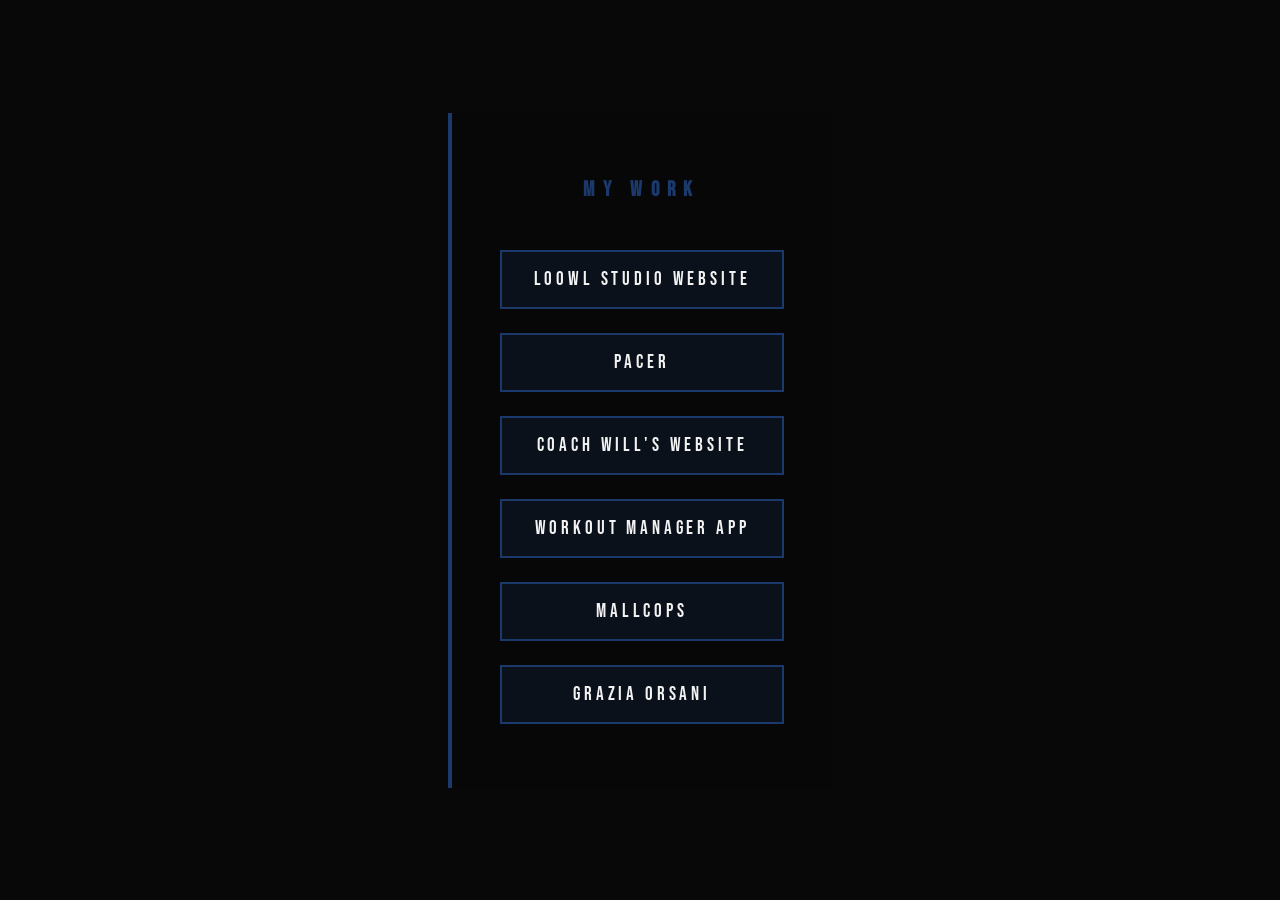
<file: index.html>
<!DOCTYPE html>
<html lang="en">
<head>
  <meta charset="UTF-8" />
  <meta name="viewport" content="width=device-width, initial-scale=1.0" />
  <title>My Work</title>
  
  <!-- Fonts matching your source style -->
  <link rel="preconnect" href="https://fonts.googleapis.com" />
  <link rel="preconnect" href="https://fonts.gstatic.com" crossorigin />
  <link href="https://fonts.googleapis.com/css2?family=Bebas+Neue&family=Barlow+Condensed:ital,wght@0,300;0,400;0,500;1,300;1,400&display=swap" rel="stylesheet" />
  
  <style>
    *, *::before, *::after {
      margin: 0;
      padding: 0;
      box-sizing: border-box;
    }

    /* Color palette extracted directly from your source */
    :root {
      --black: #080808;
      --dark: #111111;
      --orange: #1B3A6B; 
      --orange-light: #2452A0;
      --white: #F2F2F2;
    }

    body {
      font-family: 'Barlow Condensed', sans-serif;
      background: var(--black);
      color: var(--white);
      min-height: 100vh;
      display: flex;
      align-items: center;
      justify-content: center;
      overflow: hidden;
    }

    /* Container holding the buttons, using the backdrop blur style from your navbar */
    .link-container {
      display: flex;
      flex-direction: column;
      gap: 1.5rem;
      padding: 4rem 3rem;
      background: rgba(8, 8, 8, 0.82);
      backdrop-filter: blur(14px);
      -webkit-backdrop-filter: blur(14px);
      border-left: 4px solid var(--orange);
      text-align: center;
      min-width: 320px;
    }

    /* Eyebrow text style matching your sections */
    .eyebrow {
      font-family: Impact, 'Bebas Neue', sans-serif;
      font-size: 1.3rem;
      letter-spacing: 0.4em;
      text-transform: uppercase;
      color: var(--orange);
      margin-bottom: 1.5rem;
    }

    /* Button styles combining your .cta and .work-tags span aesthetics */
    .btn {
      display: inline-block;
      padding: 1rem 2rem;
      background: rgba(27, 58, 107, 0.2);
      border: 2px solid var(--orange);
      color: var(--white);
      font-family: Impact, 'Bebas Neue', sans-serif;
      font-size: 1.2rem;
      letter-spacing: 0.2em;
      text-transform: uppercase;
      text-decoration: none;
      transition: background 0.25s, transform 0.2s;
    }

    /* Hover animation matching your .cta button */
    .btn:hover {
      background: var(--orange);
      transform: translateX(5px);
    }
    
  </style>
</head>
<body>

  <div class="link-container">
    <h1 class="eyebrow">My Work</h1>
    
    <a href="http://loowlstudio.com/main.html" class="btn">LoowL Studio WebSite</a>
    <a href="http://loowlstudio.com/Pacer.html" class="btn">Pacer</a>
    <a href="http://loowlstudio.com/Will3.html" class="btn">Coach Will's Website</a>
    <a href="http://loowlstudio.com/workoutapp.html" class="btn">Workout Manager App</a>
    <a href="https://mallcops.run/index.html" class="btn">MallCops</a>
    <a href="https://graziaorsani.com/" class="btn">Grazia Orsani</a>
    
  </div>

</body>
</html>
</file>
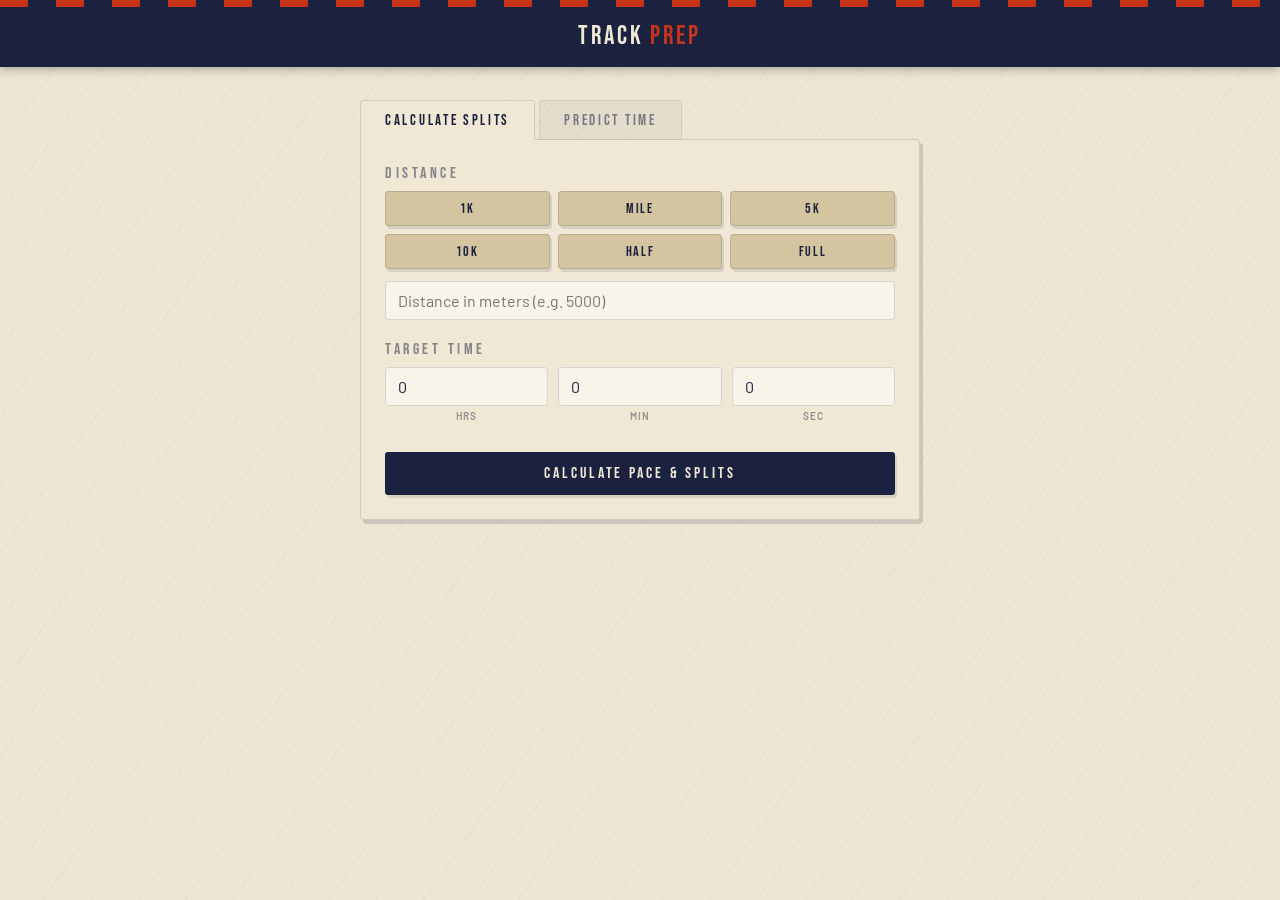
<file: Pacer.html>
<!DOCTYPE html>
<html lang="en">
<head>
    <meta charset="UTF-8">
    <meta name="viewport" content="width=device-width, initial-scale=1.0">
    <title>Track Prep - Runner's Pace & Time Calculator</title>
    <!-- Import Retro-Athletic Typography -->
    <link href="https://fonts.googleapis.com/css2?family=Barlow:wght@300;400;500;600;700&family=Bebas+Neue&display=swap" rel="stylesheet">
    <style>
        :root {
            --bg:     #f0e8d5;
            --dark:   #1a2240;
            --red:    #c8341a;
            --tan:    #d4c4a0;
            --stripe: rgba(26,34,64,0.04);
            --border: rgba(26,34,64,0.15);
            --shadow-sm: 2px 3px 0 rgba(26,34,64,0.12);
            --shadow:    3px 4px 0 rgba(26,34,64,0.16);
            --shadow-lg: 4px 6px 0 rgba(26,34,64,0.22);
            --r: 4px;
        }

        *, *::before, *::after { 
            box-sizing: border-box; 
            margin: 0; 
            padding: 0; 
        }

        html {
            overflow-x: hidden;
        }

        body {
            font-family: 'Barlow', system-ui, sans-serif;
            background: var(--bg);
            color: var(--dark);
            min-height: 100vh;
            font-size: 14px;
            padding-top: 80px;
            overflow-x: hidden;
            width: 100%;
            position: relative;
        }

        /* Paper grain texture */
        body::before {
            content: '';
            position: fixed; inset: 0;
            pointer-events: none; z-index: 2;
            background-image: url("data:image/svg+xml,%3Csvg xmlns='http://www.w3.org/2000/svg' width='300' height='300'%3E%3Cfilter id='n'%3E%3CfeTurbulence type='fractalNoise' baseFrequency='0.85' numOctaves='4' stitchTiles='stitch'/%3E%3C/filter%3E%3Crect width='300' height='300' filter='url(%23n)' opacity='0.07'/%3E%3C/svg%3E");
        }

        /* Diagonal background stripes */
        body::after {
            content: '';
            position: fixed; inset: 0;
            pointer-events: none; z-index: 1;
            background: repeating-linear-gradient(-55deg,transparent,transparent 38px,var(--stripe) 38px,var(--stripe) 39px);
        }

        /* ── TOPBAR & HEADER ── */
        .topbar {
            position: fixed; top: 0; left: 0; right: 0; height: 7px; z-index: 500;
            background: repeating-linear-gradient(90deg,var(--red) 0,var(--red) 28px,var(--dark) 28px,var(--dark) 56px);
        }

        header {
            position: fixed; top: 7px; left: 0; right: 0; height: 60px;
            background: var(--dark);
            display: flex; align-items: center;
            justify-content: center;
            padding: 0 22px; z-index: 400;
            box-shadow: 0 2px 10px rgba(0,0,0,0.3);
        }

        .logo {
            display: flex; align-items: baseline; gap: 6px; line-height: 1;
        }
        .logo-main { 
            font-family: 'Bebas Neue', sans-serif; 
            font-size: 26px; 
            letter-spacing: 0.12em; 
            color: var(--bg); 
        }
        .logo-accent { 
            font-family: 'Bebas Neue', sans-serif; 
            font-size: 26px; 
            letter-spacing: 0.12em; 
            color: var(--red); 
        }

        /* ── APP LAYOUT CONTAINER ── */
        .app-container {
            position: relative;
            z-index: 10;
            width: 100%;
            max-width: 600px;
            margin: 0 auto;
            padding: 20px;
        }

        /* ── TAB NAVIGATION ── */
        .view-tabs {
            display: flex; 
            gap: 4px;
            margin-bottom: -1.5px; /* Pull up to join the card border */
            position: relative; 
            z-index: 11;
        }

        .view-tab {
            font-family: 'Bebas Neue', sans-serif;
            font-size: 15px; 
            letter-spacing: 0.18em;
            padding: 10px 24px;
            background: rgba(26,34,64,0.08);
            border: 1.5px solid var(--border);
            border-bottom: none;
            border-radius: var(--r) var(--r) 0 0;
            color: var(--dark); 
            opacity: 0.55;
            cursor: pointer;
            transition: opacity 0.18s, background 0.18s;
        }

        .view-tab.active {
            background: var(--bg);
            opacity: 1; 
            border-color: var(--border);
            box-shadow: none;
        }

        .view-tab:hover:not(.active) { 
            opacity: 0.85; 
            background: rgba(26,34,64,0.04);
        }

        /* ── MAIN CARD ── */
        .card { 
            background: var(--bg); 
            border: 1.5px solid var(--border); 
            border-radius: 0 var(--r) var(--r) var(--r); 
            padding: 24px; 
            box-shadow: var(--shadow); 
            margin-bottom: 20px;
        }

        .tab-content {
            display: none;
        }

        .tab-content.active {
            display: block;
        }

        /* ── FORM ELEMENTS ── */
        .form-group {
            margin-bottom: 20px;
        }

        .form-group label { 
            display: block;
            font-family: 'Bebas Neue', sans-serif; 
            font-size: 16px; 
            letter-spacing: 0.22em; 
            color: rgba(26,34,64,0.5); 
            margin-bottom: 8px; 
        }

        .quick-select {
            display: grid;
            grid-template-columns: repeat(3, 1fr);
            gap: 8px;
            margin-bottom: 12px;
        }

        .btn-quick {
            background: var(--tan);
            color: var(--dark);
            border: 1.5px solid var(--border);
            padding: 8px;
            border-radius: var(--r);
            cursor: pointer;
            font-family: 'Bebas Neue', sans-serif;
            font-size: 14px;
            letter-spacing: 0.12em;
            transition: all 0.2s ease;
            box-shadow: var(--shadow-sm);
        }

        .btn-quick:hover {
            background: var(--dark);
            color: var(--bg);
            border-color: var(--dark);
        }

        .btn-quick.active {
            background: var(--red);
            color: #fff;
            border-color: var(--red);
        }

        input[type="number"] { 
            width: 100%; 
            padding: 9px 12px; 
            border: 1.5px solid var(--border); 
            border-radius: var(--r); 
            font-size: 16px; 
            font-family: 'Barlow', sans-serif; 
            color: var(--dark); 
            background: rgba(255,255,255,0.5); 
            outline: none; 
            transition: border-color 0.2s; 
        }

        input[type="number"]:focus { 
            border-color: var(--red); 
        }

        .time-inputs {
            display: grid;
            grid-template-columns: repeat(3, 1fr);
            gap: 10px;
        }

        .time-box {
            text-align: center;
        }

        .time-box span {
            display: block;
            font-size: 10px;
            font-weight: 600;
            color: rgba(26,34,64,0.45);
            margin-top: 4px;
            text-transform: uppercase;
            letter-spacing: 0.08em;
        }

        /* ── MULTI UNIT PACE ROW ── */
        .pace-unit-row {
            display: grid;
            grid-template-columns: 1fr 1fr;
            gap: 15px;
        }

        .pace-box {
            background: var(--tan);
            border: 1.5px solid var(--border);
            border-radius: var(--r);
            padding: 12px;
            box-shadow: var(--shadow-sm);
        }

        .pace-box .box-label {
            font-family: 'Bebas Neue', sans-serif;
            font-size: 12px;
            letter-spacing: 0.18em;
            color: rgba(26,34,64,0.5);
            margin-bottom: 8px;
        }

        .pace-fields {
            display: flex;
            align-items: center;
            gap: 4px;
        }

        .pace-fields input {
            width: 100%;
            background: rgba(255,255,255,0.4);
            border: 1.5px solid var(--border);
            border-radius: 3px;
            color: var(--dark);
            font-size: 1.1rem;
            text-align: center;
            padding: 4px 0;
            outline: none;
        }

        .pace-fields input:focus {
            border-color: var(--red);
        }

        .pace-fields span {
            font-family: 'Bebas Neue', sans-serif;
            font-size: 14px;
            color: var(--dark);
            opacity: 0.6;
        }

        /* ── ACTION BUTTONS ── */
        .btn-calc { 
            width: 100%;
            padding: 12px 20px; 
            border-radius: 3px; 
            font-family: 'Bebas Neue', sans-serif; 
            font-size: 16px; 
            letter-spacing: 0.18em; 
            cursor: pointer; 
            border: none; 
            background: var(--dark); 
            color: var(--bg);
            transition: background 0.2s; 
            white-space: nowrap; 
            box-shadow: var(--shadow-sm);
            margin-top: 10px;
        }

        .btn-calc:hover { 
            background: var(--red); 
        }

        /* ── RESULTS LAYOUT ── */
        .results {
            margin-top: 30px;
            display: none;
        }

        .pace-cards {
            display: grid;
            grid-template-columns: 1fr 1fr;
            gap: 15px;
            margin-bottom: 25px;
        }

        .pace-card {
            background: var(--tan);
            padding: 15px;
            border-radius: var(--r);
            text-align: center;
            border: 1.5px solid var(--border);
            box-shadow: var(--shadow);
        }

        .pace-card .label {
            font-family: 'Bebas Neue', sans-serif;
            font-size: 12px;
            letter-spacing: 0.18em;
            color: rgba(26,34,64,0.45);
            margin-bottom: 5px;
        }

        .pace-card .value {
            font-family: 'Bebas Neue', sans-serif;
            font-size: 26px;
            letter-spacing: 0.04em;
            color: var(--dark);
            line-height: 1;
        }

        .splits-header {
            display: flex;
            justify-content: space-between;
            align-items: center;
            margin-bottom: 14px;
            border-bottom: 1px solid var(--border);
            padding-bottom: 8px;
        }

        .splits-header label {
            font-family: 'Bebas Neue', sans-serif;
            font-size: 16px;
            letter-spacing: 0.22em;
            color: rgba(26,34,64,0.45);
            margin-bottom: 0;
        }

        .split-interval-input {
            display: flex;
            align-items: center;
            gap: 8px;
        }

        .split-interval-input input {
            width: 70px;
            padding: 4px 8px;
            background: rgba(255,255,255,0.5);
            border: 1.5px solid var(--border);
            border-radius: var(--r);
            color: var(--dark);
            font-size: 0.95rem;
            text-align: center;
            outline: none;
        }

        .split-interval-input input:focus {
            border-color: var(--red);
        }

        .split-interval-input span {
            font-family: 'Bebas Neue', sans-serif;
            font-size: 12px;
            letter-spacing: 0.14em;
            color: rgba(26,34,64,0.5);
        }

        /* ── TABLE DESIGN ── */
        .table-container {
            max-height: 300px;
            overflow-y: auto;
            border-radius: var(--r);
            border: 1.5px solid var(--border);
            background: #faf5ec;
            box-shadow: var(--shadow-sm);
        }

        table {
            width: 100%;
            border-collapse: collapse;
            text-align: left;
        }

        th, td {
            padding: 10px 14px;
            font-size: 13px;
        }

        th {
            background: var(--dark);
            color: var(--bg);
            font-family: 'Bebas Neue', sans-serif;
            font-size: 14px;
            letter-spacing: 0.16em;
            font-weight: 600;
            position: sticky;
            top: 0;
            z-index: 10;
        }

        tr:not(:last-child) {
            border-bottom: 1px solid var(--border);
        }

        tr:hover {
            background: rgba(26,34,64,0.03);
        }

        /* Custom Scrollbar */
        .table-container::-webkit-scrollbar {
            width: 5px;
        }
        .table-container::-webkit-scrollbar-track {
            background: transparent;
        }
        .table-container::-webkit-scrollbar-thumb {
            background: var(--border);
            border-radius: 2px;
        }
    </style>
</head>
<body>

<!-- Retro Topbar -->
<div class="topbar"></div>

<!-- Retro Header -->
<header>
    <div class="logo">
        <span class="logo-main">TRACK</span>
        <span class="logo-accent">PREP</span>
    </div>
</header>

<div class="app-container">
    <!-- Tab Navigation -->
    <div class="view-tabs">
        <button class="view-tab active" onclick="switchTab('calc-splits')">Calculate Splits</button>
        <button class="view-tab" onclick="switchTab('predict-time')">Predict Time</button>
    </div>
    
    <!-- Main Form Container -->
    <div class="card">
        <!-- Tab 1: Calculate Splits -->
        <div id="calc-splits" class="tab-content active">
            <!-- Distance Selector -->
            <div class="form-group">
                <label>Distance</label>
                <div class="quick-select">
                    <button type="button" class="btn-quick" onclick="setDistance(1000, 'distance-t1')">1K</button>
                    <button type="button" class="btn-quick" onclick="setDistance(1609.34, 'distance-t1')">Mile</button>
                    <button type="button" class="btn-quick" onclick="setDistance(5000, 'distance-t1')">5K</button>
                    <button type="button" class="btn-quick" onclick="setDistance(10000, 'distance-t1')">10K</button>
                    <button type="button" class="btn-quick" onclick="setDistance(21097.5, 'distance-t1')">Half</button>
                    <button type="button" class="btn-quick" onclick="setDistance(42195, 'distance-t1')">Full</button>
                </div>
                <input type="number" id="distance-t1" placeholder="Distance in meters (e.g. 5000)" min="100">
            </div>

            <!-- Target Time Input -->
            <div class="form-group">
                <label>Target Time</label>
                <div class="time-inputs">
                    <div class="time-box">
                        <input type="number" id="hours-t1" min="0" value="0" placeholder="00">
                        <span>Hrs</span>
                    </div>
                    <div class="time-box">
                        <input type="number" id="minutes-t1" min="0" max="59" value="0" placeholder="00">
                        <span>Min</span>
                    </div>
                    <div class="time-box">
                        <input type="number" id="seconds-t1" min="0" max="59" value="0" placeholder="00">
                        <span>Sec</span>
                    </div>
                </div>
            </div>

            <button type="button" class="btn-calc" onclick="calculatePaceToSplits()">Calculate Pace & Splits</button>
        </div>

        <!-- Tab 2: Predict Time from Pace -->
        <div id="predict-time" class="tab-content">
            <!-- Distance Selector -->
            <div class="form-group">
                <label>Distance</label>
                <div class="quick-select">
                    <button type="button" class="btn-quick" onclick="setDistance(1000, 'distance-t2')">1K</button>
                    <button type="button" class="btn-quick" onclick="setDistance(1609.34, 'distance-t2')">Mile</button>
                    <button type="button" class="btn-quick" onclick="setDistance(5000, 'distance-t2')">5K</button>
                    <button type="button" class="btn-quick" onclick="setDistance(10000, 'distance-t2')">10K</button>
                    <button type="button" class="btn-quick" onclick="setDistance(21097.5, 'distance-t2')">Half</button>
                    <button type="button" class="btn-quick" onclick="setDistance(42195, 'distance-t2')">Full</button>
                </div>
                <input type="number" id="distance-t2" placeholder="Distance in meters (e.g. 5000)" min="100">
            </div>

            <!-- Target Pace -->
            <div class="form-group">
                <label>Target Pace</label>
                <div class="pace-unit-row">
                    <!-- KM Pace Input -->
                    <div class="pace-box">
                        <div class="box-label">Pace per KM</div>
                        <div class="pace-fields">
                            <input type="number" id="pace-km-min" placeholder="0" min="0" oninput="syncPace('km')">
                            <span>:</span>
                            <input type="number" id="pace-km-sec" placeholder="00" min="0" max="59" oninput="syncPace('km')">
                            <span>/km</span>
                        </div>
                    </div>

                    <!-- Mile Pace Input -->
                    <div class="pace-box">
                        <div class="box-label">Pace per Mile</div>
                        <div class="pace-fields">
                            <input type="number" id="pace-mi-min" placeholder="0" min="0" oninput="syncPace('mi')">
                            <span>:</span>
                            <input type="number" id="pace-mi-sec" placeholder="00" min="0" max="59" oninput="syncPace('mi')">
                            <span>/mi</span>
                        </div>
                    </div>
                </div>
            </div>

            <button type="button" class="btn-calc" onclick="calculatePaceToTime()">Predict Time & Splits</button>
        </div>
    </div>

    <!-- Shared Results Panel -->
    <div class="results card" id="results">
        <div class="pace-cards">
            <div class="pace-card" id="card-1">
                <div class="label" id="card-1-title">Pace per KM</div>
                <div class="value" id="card-1-val">--:--</div>
            </div>
            <div class="pace-card" id="card-2">
                <div class="label" id="card-2-title">Pace per Mile</div>
                <div class="value" id="card-2-val">--:--</div>
            </div>
        </div>

        <div class="splits-header">
            <label>Cumulative Splits</label>
            <div class="split-interval-input">
                <span>Every</span>
                <input type="number" id="split-distance" value="200" min="1" oninput="updateSplitsOnIntervalChange()">
                <span>meters</span>
            </div>
        </div>
        
        <div class="table-container">
            <table>
                <thead>
                    <tr>
                        <th>Distance</th>
                        <th>Split Time</th>
                    </tr>
                </thead>
                <tbody id="splits-body">
                    <!-- Rows generated dynamically -->
                </tbody>
            </table>
        </div>
    </div>
</div>

<script>
    // Constants
    const METERS_PER_MILE = 1609.344;

    // Cache calculation details globally
    let activeCalculation = {
        distance: 0,
        totalSeconds: 0,
        pacePerKm: 0,
        pacePerMile: 0,
        targetLabel: "Target Time",
        card2IsMilePace: false
    };

    // Tab Switching
    function switchTab(tabId) {
        document.querySelectorAll('.tab-content').forEach(content => {
            content.classList.remove('active');
        });
        document.getElementById(tabId).classList.add('active');

        const activeBtn = event.currentTarget;
        document.querySelectorAll('.view-tab').forEach(btn => {
            btn.classList.remove('active');
        });
        activeBtn.classList.add('active');

        // Hide results until calculated
        document.getElementById('results').style.display = 'none';
    }

    // Quick Selector Settings
    function setDistance(meters, inputId) {
        document.getElementById(inputId).value = meters;
        
        const parentContainer = document.getElementById(inputId).parentElement;
        const buttons = parentContainer.querySelectorAll('.btn-quick');
        buttons.forEach(btn => btn.classList.remove('active'));
        
        event.currentTarget.classList.add('active');
    }

    // Unit Syncing Logic
    function syncPace(sourceUnit) {
        if (sourceUnit === 'km') {
            const min = parseInt(document.getElementById('pace-km-min').value) || 0;
            const sec = parseInt(document.getElementById('pace-km-sec').value) || 0;
            const totalSecPerKm = (min * 60) + sec;

            if (totalSecPerKm > 0) {
                const totalSecPerMile = totalSecPerKm * (METERS_PER_MILE / 1000);
                const mileMin = Math.floor(totalSecPerMile / 60);
                const mileSec = Math.round(totalSecPerMile % 60);

                document.getElementById('pace-mi-min').value = mileMin || '';
                document.getElementById('pace-mi-sec').value = String(mileSec).padStart(2, '0');
            } else {
                document.getElementById('pace-mi-min').value = '';
                document.getElementById('pace-mi-sec').value = '';
            }
        } 
        else if (sourceUnit === 'mi') {
            const min = parseInt(document.getElementById('pace-mi-min').value) || 0;
            const sec = parseInt(document.getElementById('pace-mi-sec').value) || 0;
            const totalSecPerMile = (min * 60) + sec;

            if (totalSecPerMile > 0) {
                const totalSecPerKm = totalSecPerMile / (METERS_PER_MILE / 1000);
                const kmMin = Math.floor(totalSecPerKm / 60);
                const kmSec = Math.round(totalSecPerKm % 60);

                document.getElementById('pace-km-min').value = kmMin || '';
                document.getElementById('pace-km-sec').value = String(kmSec).padStart(2, '0');
            } else {
                document.getElementById('pace-km-min').value = '';
                document.getElementById('pace-km-sec').value = '';
            }
        }
    }

    // Helper: Clock Formatter
    function formatTime(totalSeconds) {
        if (isNaN(totalSeconds) || totalSeconds === Infinity || totalSeconds < 0) return "--:--";
        const h = Math.floor(totalSeconds / 3600);
        const m = Math.floor((totalSeconds % 3600) / 60);
        const s = Math.floor(totalSeconds % 60);
        const ms = Math.round((totalSeconds % 1) * 10);

        let timeStr = "";
        if (h > 0) {
            timeStr += h + ":" + (m < 10 ? "0" : "");
        }
        timeStr += m + ":" + (s < 10 ? "0" : "") + s;
        
        if (totalSeconds < 180 && ms > 0) {
            timeStr += "." + ms;
        }
        
        return timeStr;
    }

    // Splitting Table Renderer
    function renderSplitsTable() {
        const distance = activeCalculation.distance;
        const totalSeconds = activeCalculation.totalSeconds;
        
        let splitDistance = parseFloat(document.getElementById('split-distance').value);
        
        if (isNaN(splitDistance) || splitDistance <= 0) {
            splitDistance = 200; 
        }

        const splitsBody = document.getElementById('splits-body');
        splitsBody.innerHTML = ""; 

        const secondsPerMeter = totalSeconds / distance;
        let currentDistance = splitDistance;

        while (currentDistance < distance) {
            const splitTimeSec = currentDistance * secondsPerMeter;
            appendSplitRow(Math.round(currentDistance) + "m", formatTime(splitTimeSec));
            currentDistance += splitDistance;
        }

        appendSplitRow(distance + "m", formatTime(totalSeconds), true);
    }

    // Live-rebuilding splits on interval updates
    function updateSplitsOnIntervalChange() {
        if (activeCalculation.distance > 0 && activeCalculation.totalSeconds > 0) {
            renderSplitsTable();
        }
    }

    // Shared Results Dashboard Builder
    function renderResults(distance, totalSeconds, pacePerKm, pacePerMile, targetLabel = "Target Time") {
        activeCalculation.distance = distance;
        activeCalculation.totalSeconds = totalSeconds;
        activeCalculation.pacePerKm = pacePerKm;
        activeCalculation.pacePerMile = pacePerMile;
        activeCalculation.targetLabel = targetLabel;
        activeCalculation.card2IsMilePace = (targetLabel === "Pace per Mile");

        document.getElementById('card-1-title').textContent = "Pace per KM";
        document.getElementById('card-1-val').textContent = formatTime(pacePerKm) + " /km";

        if (activeCalculation.card2IsMilePace) {
            document.getElementById('card-2-title').textContent = "Pace per Mile";
            document.getElementById('card-2-val').textContent = formatTime(pacePerMile) + " /mi";
        } else {
            document.getElementById('card-2-title').textContent = targetLabel;
            document.getElementById('card-2-val').textContent = formatTime(totalSeconds);
        }

        renderSplitsTable();

        document.getElementById('results').style.display = 'block';
    }

    function appendSplitRow(distLabel, timeStr, isFinal = false) {
        const splitsBody = document.getElementById('splits-body');
        const row = document.createElement('tr');
        if (isFinal) {
            row.style.fontWeight = 'bold';
            row.style.borderTop = '2px solid var(--red)';
            row.style.color = 'var(--red)';
        }
        row.innerHTML = `
            <td>${distLabel}</td>
            <td>${timeStr}</td>
        `;
        splitsBody.appendChild(row);
    }

    /* Primary Calculators */

    // Tab 1 (Time -> Splits) Calculator
    function calculatePaceToSplits() {
        const distance = parseFloat(document.getElementById('distance-t1').value);
        const hours = parseInt(document.getElementById('hours-t1').value) || 0;
        const minutes = parseInt(document.getElementById('minutes-t1').value) || 0;
        const seconds = parseInt(document.getElementById('seconds-t1').value) || 0;

        if (!distance || distance <= 0) {
            alert("Please enter a valid distance.");
            return;
        }
        const totalSeconds = (hours * 3600) + (minutes * 60) + seconds;
        if (totalSeconds <= 0) {
            alert("Please enter a target time.");
            return;
        }

        const pacePerKm = totalSeconds / (distance / 1000);
        const pacePerMile = totalSeconds / (distance / METERS_PER_MILE);

        renderResults(distance, totalSeconds, pacePerKm, pacePerMile, "Pace per Mile");
    }

    // Tab 2 (Pace -> Time) Calculator
    function calculatePaceToTime() {
        const distance = parseFloat(document.getElementById('distance-t2').value);
        const kmMin = parseInt(document.getElementById('pace-km-min').value) || 0;
        const kmSec = parseInt(document.getElementById('pace-km-sec').value) || 0;

        if (!distance || distance <= 0) {
            alert("Please enter a valid distance.");
            return;
        }

        const secPerKm = (kmMin * 60) + kmSec;
        if (secPerKm <= 0) {
            alert("Please enter a target pace.");
            return;
        }

        const totalSeconds = (distance / 1000) * secPerKm;
        const pacePerMile = secPerKm * (METERS_PER_MILE / 1000);

        renderResults(distance, totalSeconds, secPerKm, pacePerMile, "Predicted Time");
    }
</script>

</body>
</html>
</file>
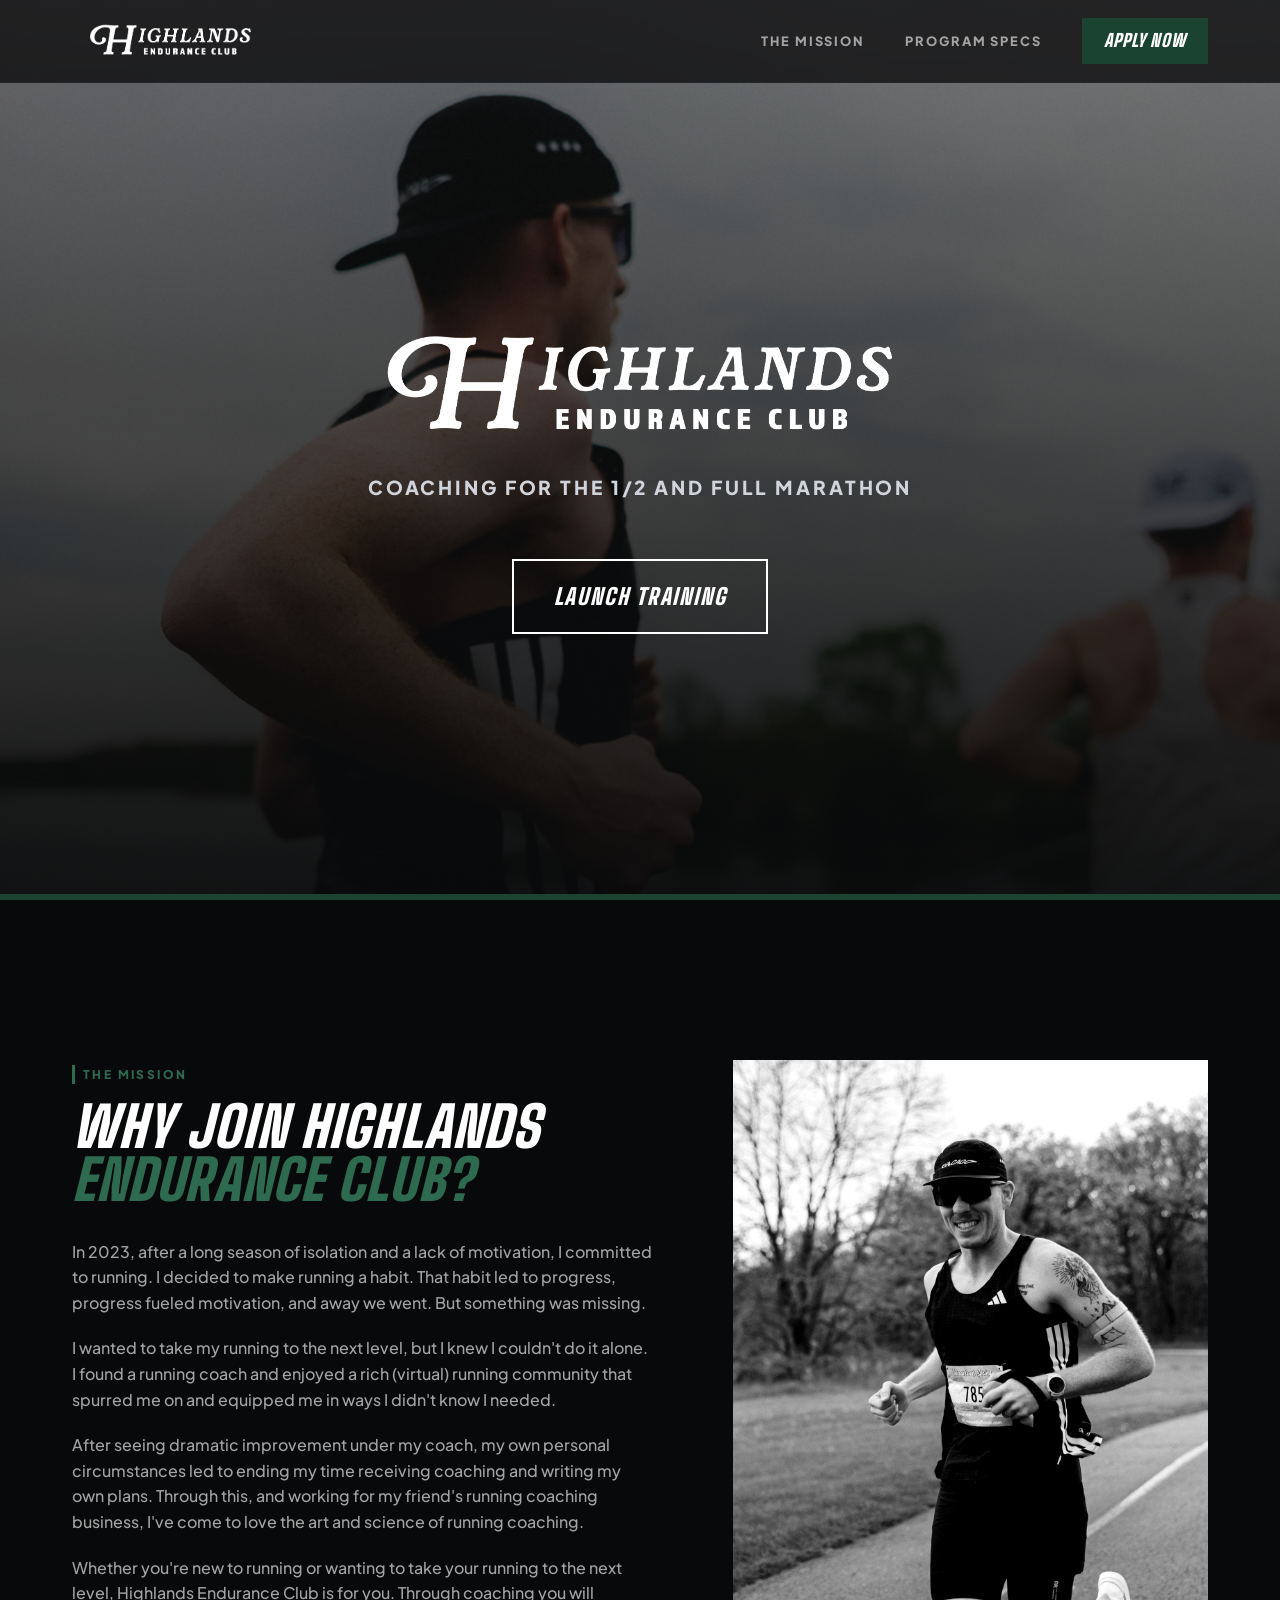
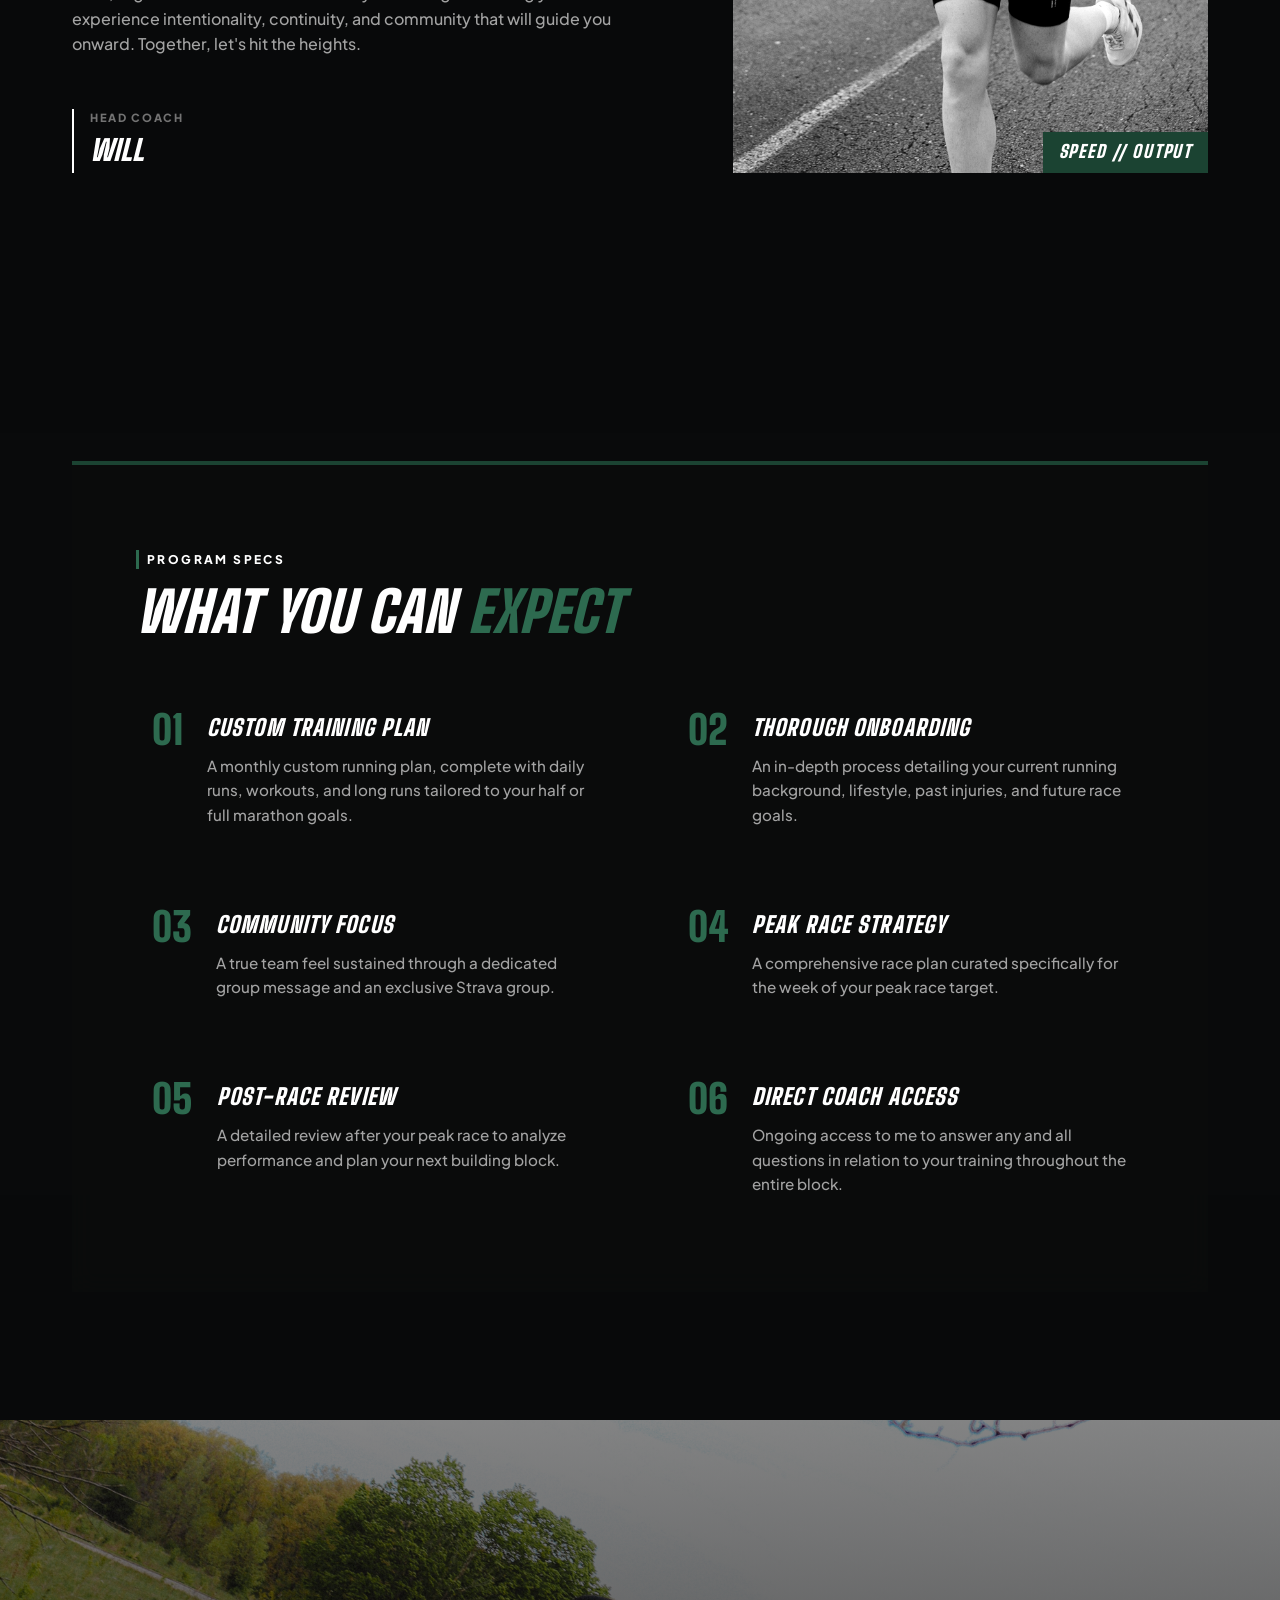
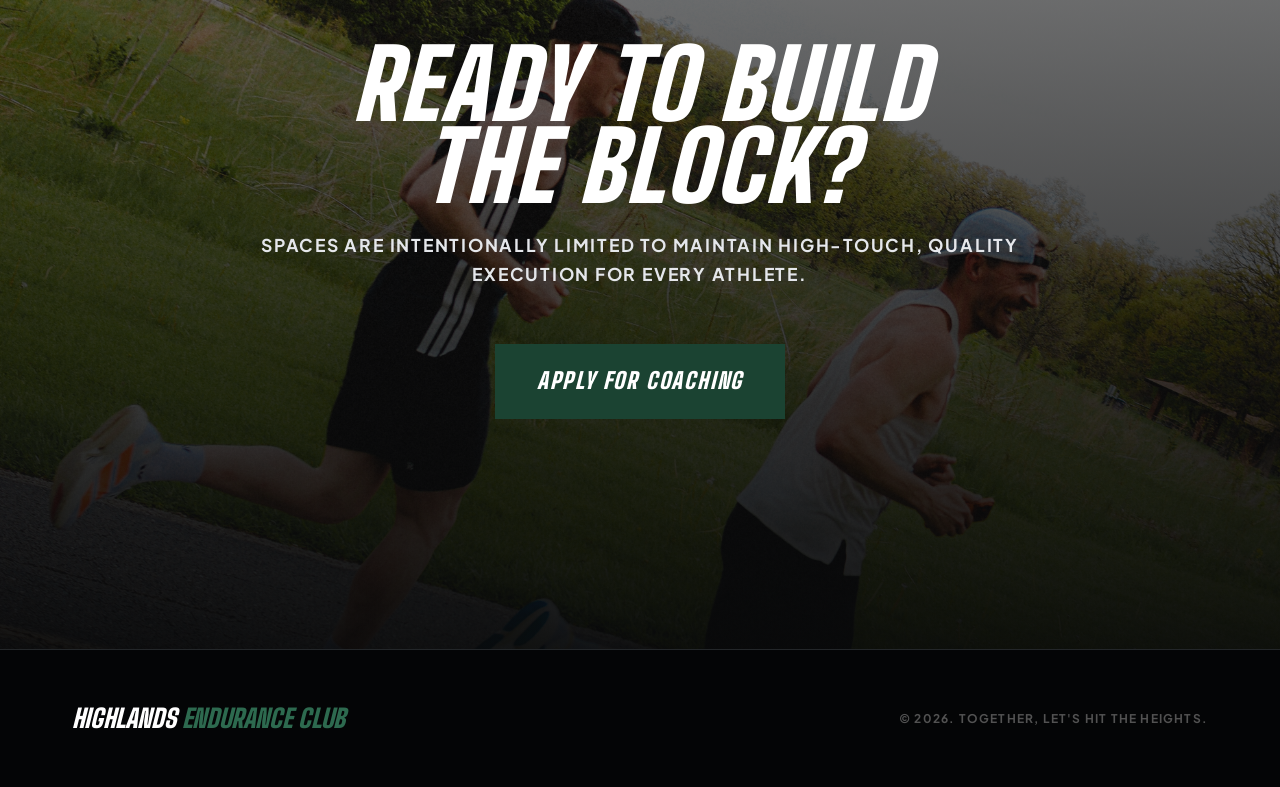
<file: Will3.html>
<!DOCTYPE html>
<html lang="en">
<head>
    <meta charset="UTF-8">
    <meta name="viewport" content="width=device-width, initial-scale=1.0">
    <title>HIGHLANDS ENDURANCE CLUB | MARATHON TRAINING</title>
    <!-- Aggressive, High-Impact Athletic Typography Base -->
    <link rel="preconnect" href="https://fonts.googleapis.com">
    <link rel="preconnect" href="https://fonts.gstatic.com" crossorigin>
    <link href="https://fonts.googleapis.com/css2?family=Big+Shoulders+Display:wght@700;900&family=Plus+Jakarta+Sans:wght@500;700;800&display=swap" rel="stylesheet">
    <link rel="stylesheet" href="style-will3.css">
</head>
<body>

    <!-- ==========================================================================
       NAVIGATION BAR (With Mobile Menu Architecture)
       ========================================================================== -->
    <nav class="main-nav">
        <div class="nav-container">
            <a href="#" class="nav-logo-img">
                <img src="WhiteLogo.PNG" alt="Highlands Endurance Club Logo">
            </a>
            
            <!-- Pure CSS Mobile Hamburger Interface Toggle -->
            <input type="checkbox" id="nav-toggle" class="nav-toggle">
            <label for="nav-toggle" class="nav-toggle-label">
                <span></span>
            </label>

            <div class="nav-links">
                <a href="#about">The Mission</a>
                <a href="#expect">Program Specs</a>
                <a href="mailto:lorenzo.c@loowlstudio.com" class="nav-cta">Apply Now</a>
            </div>
        </div>
    </nav>

    <!-- ==========================================================================
       HERO SECTION (Will2 Style)
       ========================================================================== -->
    <header class="hero-will2">
        <div class="vignette"></div>
        <div class="hero-content">
            <div class="logo-wrapper-sport">
                <div class="hero-main-logo">
                    <img src="WhiteLogo.PNG" alt="Highlands Endurance Club">
                </div>
            </div>
            <p class="hero-tagline">COACHING FOR THE 1/2 AND FULL MARATHON</p>
            <div class="cta-group">
                <a href="#about" class="btn-impact">LAUNCH TRAINING</a>
            </div>
        </div>
        <div class="bottom-stripe"></div>
    </header>

    <!-- ==========================================================================
       SECTION 1: THE MISSION (Will2 Aggressive Text Grid & Image Crop)
       ========================================================================== -->
    <section id="about" class="sport-story">
        <div class="container grid-story">
            <div class="story-text">
                <div class="section-tag">THE MISSION</div>
                <h2>WHY JOIN HIGHLANDS<br><span class="highlight">ENDURANCE CLUB?</span></h2>
                
                <p>In 2023, after a long season of isolation and a lack of motivation, I committed to running. I decided to make running a habit. That habit led to progress, progress fueled motivation, and away we went. But something was missing.</p>
                
                <p>I wanted to take my running to the next level, but I knew I couldn't do it alone. I found a running coach and enjoyed a rich (virtual) running community that spurred me on and equipped me in ways I didn't know I needed.</p>
                
                <p>After seeing dramatic improvement under my coach, my own personal circumstances led to ending my time receiving coaching and writing my own plans. Through this, and working for my friend's running coaching business, I've come to love the art and science of running coaching.</p>
                
                <p>Whether you're new to running or wanting to take your running to the next level, Highlands Endurance Club is for you. Through coaching you will experience intentionality, continuity, and community that will guide you onward. Together, let's hit the heights.</p>
                
                <div class="coach-badge">
                    <span class="title-label">HEAD COACH</span>
                    <span class="name-label">WILL</span>
                </div>
            </div>
            
            <div class="story-image-wrapper">
                <div class="image-container-impact">
                    <img src="5.jpg" alt="Highlands Athlete Execution">
                    <div class="badge-overlay">SPEED // OUTPUT</div>
                </div>
            </div>
        </div>
    </section>

    <!-- ==========================================================================
       SECTION 2: PROGRAM SPECS (Preserved Blurry Card Effect)
       ========================================================================== -->
    <section id="expect" class="parallax-expect">
        <div class="hard-vignette"></div>
        <div class="container expect-content">
            <div class="expect-card-impact">
                <div class="section-tag invert">PROGRAM SPECS</div>
                <h2>WHAT YOU CAN <span class="highlight">EXPECT</span></h2>
                
                <div class="expect-grid">
                    <div class="expect-item">
                        <span class="num">01</span>
                        <div class="item-content">
                            <h3>CUSTOM TRAINING PLAN</h3>
                            <p>A monthly custom running plan, complete with daily runs, workouts, and long runs tailored to your half or full marathon goals.</p>
                        </div>
                    </div>
                    <div class="expect-item">
                        <span class="num">02</span>
                        <div class="item-content">
                            <h3>THOROUGH ONBOARDING</h3>
                            <p>An in-depth process detailing your current running background, lifestyle, past injuries, and future race goals.</p>
                        </div>
                    </div>
                    <div class="expect-item">
                        <span class="num">03</span>
                        <div class="item-content">
                            <h3>COMMUNITY FOCUS</h3>
                            <p>A true team feel sustained through a dedicated group message and an exclusive Strava group.</p>
                        </div>
                    </div>
                    <div class="expect-item">
                        <span class="num">04</span>
                        <div class="item-content">
                            <h3>PEAK RACE STRATEGY</h3>
                            <p>A comprehensive race plan curated specifically for the week of your peak race target.</p>
                        </div>
                    </div>
                    <div class="expect-item">
                        <span class="num">05</span>
                        <div class="item-content">
                            <h3>POST-RACE REVIEW</h3>
                            <p>A detailed review after your peak race to analyze performance and plan your next building block.</p>
                        </div>
                    </div>
                    <div class="expect-item">
                        <span class="num">06</span>
                        <div class="item-content">
                            <h3>DIRECT COACH ACCESS</h3>
                            <p>Ongoing access to me to answer any and all questions in relation to your training throughout the entire block.</p>
                        </div>
                    </div>
                </div>
            </div>
        </div>
    </section>

    <!-- ==========================================================================
       SECTION 3: CALL TO ACTION BANNER (Massive Type Banner)
       ========================================================================== -->
    <section class="cta-banner-impact">
        <div class="vignette"></div>
        <div class="cta-content">
            <h2 class="massive-heading">READY TO BUILD<br>THE BLOCK?</h2>
            <p>SPACES ARE INTENTIONALLY LIMITED TO MAINTAIN HIGH-TOUCH, QUALITY EXECUTION FOR EVERY ATHLETE.</p>
            <a href="mailto:lorenzo.c@loowlstudio.com" class="btn-impact btn-forest">APPLY FOR COACHING</a>
        </div>
    </section>

    <!-- ==========================================================================
       FOOTER
       ========================================================================== -->
    <footer class="footer-will2">
        <div class="container footer-layout">
            <p class="footer-logo">HIGHLANDS <span>ENDURANCE CLUB</span></p>
            <p class="copy">&copy; 2026. TOGETHER, LET'S HIT THE HEIGHTS.</p>
        </div>
    </footer>

</body>
</html>
</file>
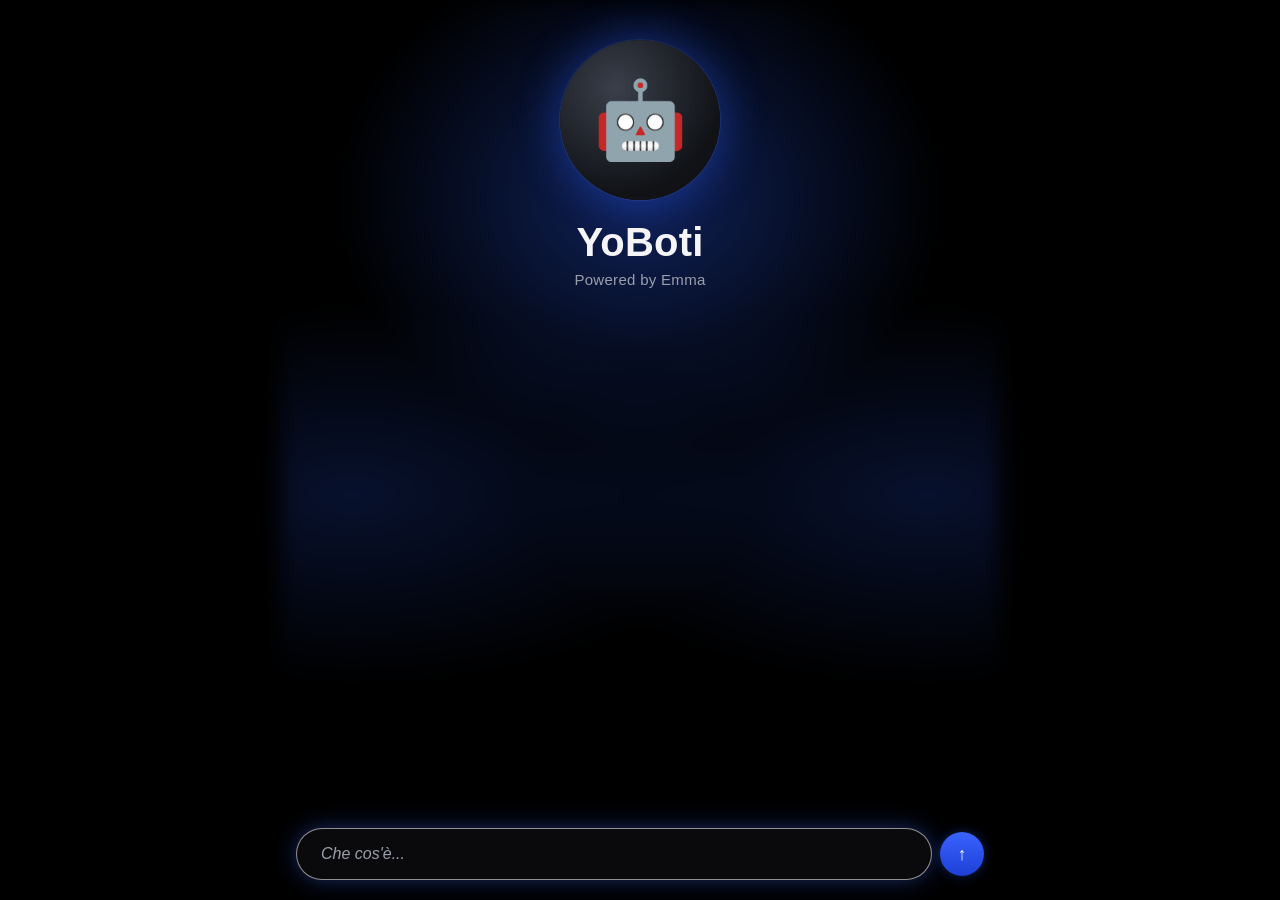
<file: YoBoti.html>
<!DOCTYPE html>
<html lang="it">
<head>
<meta charset="UTF-8">
<meta name="viewport" content="width=device-width, initial-scale=1, viewport-fit=cover">
<title>YoBoti</title>
<style>
  :root {
    --bg: #000000;
    --glow: #2b5fff;
    --glow-soft: rgba(43, 95, 255, 0.35);
    --text: #f5f5f7;
    --muted: #9aa0ab;
    --bubble-bot: #16181d;
    --bubble-user: #1d3fd6;
    --input-bg: #0a0a0d;
    --input-border: rgba(255,255,255,0.55);
    box-sizing: border-box;
    padding-top: env(safe-area-inset-top, 0px);
    padding-bottom: env(safe-area-inset-bottom, 0px);
  }
  :root[data-theme="light"] {
    --bg: #000000;
    --text: #f5f5f7;
  }
  html, body {
    height: 100%;
    margin: 0;
  }
  html { scroll-padding-top: env(safe-area-inset-top, 0px); }
  body {
    background: var(--bg);
    color: var(--text);
    font-family: -apple-system, BlinkMacSystemFont, "Segoe UI", Roboto, Helvetica, Arial, sans-serif;
    display: flex;
    justify-content: center;
    overflow: hidden;
  }
  .app {
    width: 100%;
    max-width: 520px;
    height: 100%;
    display: flex;
    flex-direction: column;
    position: relative;
  }
  @media (min-width: 900px) {
    .app { max-width: 720px; }
  }
  .glow {
    position: absolute;
    inset: 0;
    z-index: 0;
    pointer-events: none;
    background:
      radial-gradient(ellipse 60% 40% at 50% 22%, var(--glow-soft), transparent 70%),
      radial-gradient(ellipse 80% 30% at 10% 55%, rgba(43,95,255,0.18), transparent 70%),
      radial-gradient(ellipse 80% 30% at 90% 55%, rgba(43,95,255,0.18), transparent 70%);
    filter: blur(10px);
  }
  .hero {
    position: relative;
    z-index: 1;
    display: flex;
    flex-direction: column;
    align-items: center;
    justify-content: flex-end;
    padding-top: calc(40px + env(safe-area-inset-top, 0px));
    padding-bottom: 18px;
    flex-shrink: 0;
    transition: padding 0.3s ease;
  }
  .hero.compact {
    padding-top: calc(14px + env(safe-area-inset-top, 0px));
    padding-bottom: 10px;
  }
  .avatar {
    width: 110px;
    height: 110px;
    border-radius: 50%;
    background: radial-gradient(circle at 35% 30%, #3a3f4a, #101216 70%);
    box-shadow: 0 0 40px 6px var(--glow-soft), 0 0 0 1px rgba(255,255,255,0.08);
    display: flex;
    align-items: center;
    justify-content: center;
    font-size: 52px;
    transition: width 0.3s ease, height 0.3s ease, font-size 0.3s ease;
    flex-shrink: 0;
  }
  .hero.compact .avatar {
    width: 46px;
    height: 46px;
    font-size: 22px;
  }
  .title {
    font-weight: 800;
    font-size: 26px;
    letter-spacing: 0.2px;
    margin-top: 14px;
    transition: font-size 0.3s ease, margin 0.3s ease;
  }
  .hero.compact .title {
    font-size: 15px;
    margin-top: 8px;
  }
  .tagline {
    color: var(--muted);
    font-size: 13px;
    margin-top: 6px;
    letter-spacing: 0.3px;
    transition: opacity 0.3s ease, height 0.3s ease, margin 0.3s ease;
  }
  .hero.compact .tagline {
    opacity: 0;
    height: 0;
    margin: 0;
    overflow: hidden;
  }
  @media (min-width: 900px) {
    .hero:not(.compact) .avatar {
      width: 160px;
      height: 160px;
      font-size: 76px;
    }
    .hero:not(.compact) .title {
      font-size: 40px;
      margin-top: 20px;
    }
    .hero:not(.compact) .tagline {
      font-size: 15px;
    }
  }
  #messages {
    flex: 1;
    overflow-y: auto;
    padding: 10px 16px;
    display: flex;
    flex-direction: column;
    gap: 10px;
    position: relative;
    z-index: 1;
  }
  .row { display: flex; width: 100%; }
  .row.bot { justify-content: flex-start; }
  .row.user { justify-content: flex-end; }
  .bubble {
    max-width: 78%;
    padding: 10px 15px;
    border-radius: 18px;
    font-size: 15px;
    line-height: 1.4;
    word-wrap: break-word;
    white-space: pre-wrap;
  }
  .bot .bubble {
    background: var(--bubble-bot);
    color: var(--text);
    border: 1px solid rgba(255,255,255,0.06);
    border-bottom-left-radius: 4px;
  }
  .user .bubble {
    background: var(--bubble-user);
    color: #ffffff;
    border-bottom-right-radius: 4px;
  }
  .typing .bubble {
    display: flex;
    gap: 4px;
    align-items: center;
    padding: 12px 16px;
  }
  .typing .dot-anim {
    width: 6px;
    height: 6px;
    border-radius: 50%;
    background: var(--muted);
    animation: bounce 1.2s infinite;
  }
  .typing .dot-anim:nth-child(2) { animation-delay: 0.2s; }
  .typing .dot-anim:nth-child(3) { animation-delay: 0.4s; }
  @keyframes bounce {
    0%, 60%, 100% { transform: translateY(0); opacity: 0.5; }
    30% { transform: translateY(-4px); opacity: 1; }
  }
  form#composer {
    position: relative;
    z-index: 1;
    display: flex;
    align-items: center;
    gap: 8px;
    padding: 14px 16px;
    padding-bottom: calc(20px + env(safe-area-inset-bottom, 0px));
    flex-shrink: 0;
  }
  .input-wrap {
    flex: 1;
    display: flex;
    align-items: center;
    background: var(--input-bg);
    border: 1px solid var(--input-border);
    border-radius: 999px;
    padding: 6px 6px 6px 20px;
    box-shadow: 0 0 18px rgba(255,255,255,0.05), 0 0 24px var(--glow-soft);
  }
  #input {
    flex: 1;
    border: none;
    background: transparent;
    color: var(--text);
    font-size: 15px;
    font-style: italic;
    outline: none;
    min-width: 0;
    padding: 8px 0;
  }
  #input::placeholder {
    color: var(--muted);
    font-style: italic;
  }
  button#send {
    background: linear-gradient(180deg, #3a63ff, #1d3fd6);
    color: #ffffff;
    border: none;
    border-radius: 50%;
    width: 38px;
    height: 38px;
    flex-shrink: 0;
    font-size: 16px;
    cursor: pointer;
    display: flex;
    align-items: center;
    justify-content: center;
    box-shadow: 0 0 12px var(--glow-soft);
  }
  button#send:active { transform: scale(0.94); }
  #messages::-webkit-scrollbar { width: 6px; }
  #messages::-webkit-scrollbar-thumb { background: rgba(255,255,255,0.15); border-radius: 3px; }
  @media (min-width: 900px) {
    #input, .bubble { font-size: 16px; }
    .input-wrap { padding: 8px 8px 8px 24px; }
    button#send { width: 44px; height: 44px; font-size: 18px; }
  }
</style>
</head>
<body>
<div class="app">
  <div class="glow"></div>
  <div class="hero" id="hero">
    <div class="avatar">🤖</div>
    <div class="title">YoBoti</div>
    <div class="tagline">Powered by Emma</div>
  </div>
  <div id="messages"></div>
  <form id="composer" autocomplete="off">
    <div class="input-wrap">
      <input id="input" type="text" placeholder="Che cos'è..." autocomplete="off" />
    </div>
    <button id="send" type="submit" aria-label="Invia">↑</button>
  </form>
</div>

<script>
  const RISPOSTE = [
    "Non lo so",
    "Non ne ho idea!",
    "Boh, proprio non saprei.",
    "Mah, chi lo sa...",
    "Non ne ho la minima idea.",
    "Nessuna idea, mi dispiace.",
    "Non ho la più pallida idea.",
    "Chissà!",
    "Non saprei proprio dirtelo.",
    "Chi lo sa, sinceramente.",
    "Non ci arrivo proprio, boh.",
    "Eh, questa e' tosta.",
    "Ma che cazzo di domande fai?",
    "Boh, e chi lo capisce 'sto casino.",
    "Ma che domanada, non ne ho idea.",
    "Che palle, non lo so proprio."
  ];

  const messagesEl = document.getElementById('messages');
  const form = document.getElementById('composer');
  const input = document.getElementById('input');
  const hero = document.getElementById('hero');
  let compact = false;

  function addMessage(text, who) {
    const row = document.createElement('div');
    row.className = 'row ' + who;
    const bubble = document.createElement('div');
    bubble.className = 'bubble';
    bubble.textContent = text;
    row.appendChild(bubble);
    messagesEl.appendChild(row);
    messagesEl.scrollTop = messagesEl.scrollHeight;
    return row;
  }

  function showTyping() {
    const row = document.createElement('div');
    row.className = 'row bot typing';
    row.innerHTML = '<div class="bubble"><span class="dot-anim"></span><span class="dot-anim"></span><span class="dot-anim"></span></div>';
    messagesEl.appendChild(row);
    messagesEl.scrollTop = messagesEl.scrollHeight;
    return row;
  }

  function randomRisposta() {
    return RISPOSTE[Math.floor(Math.random() * RISPOSTE.length)];
  }

  form.addEventListener('submit', function(e) {
    e.preventDefault();
    const text = input.value.trim();
    if (!text) return;
    if (!compact) {
      hero.classList.add('compact');
      compact = true;
    }
    addMessage(text, 'user');
    input.value = '';
    const typingRow = showTyping();
    const delay = 500 + Math.random() * 700;
    setTimeout(function() {
      typingRow.remove();
      addMessage(randomRisposta(), 'bot');
    }, delay);
  });
</script>
</body>
</html>
</file>
<file: style-will3.css>
/* ==========================================================================
   RESET & SPORTY GLOBAL SETUP
   ========================================================================== */
* {
    margin: 0;
    padding: 0;
    box-sizing: border-box;
}

html {
    scroll-behavior: smooth;
}

body {
    background-color: #08090a; /* Stark carbon black */
    color: #e5e7eb;
    font-family: 'Plus Jakarta Sans', sans-serif;
    line-height: 1.6;
    -webkit-font-smoothing: antialiased;
    overflow-x: hidden;
}

.container {
    width: 100%;
    max-width: 1200px;
    margin: 0 auto;
    padding: 0 2rem;
}

/* Premium Forest Green Variations */
:root {
    --forest-green: #1b4332; 
    --forest-green-glow: #2d6a4f;
    --dark-surface: #121416;
    --border-gray: #232629;
}

/* Vignette Gradients */
.vignette {
    position: absolute;
    top: 0;
    left: 0;
    width: 100%;
    height: 100%;
    background: linear-gradient(180deg, rgba(8,9,10,0.5) 0%, rgba(8,9,10,0.95) 100%);
    z-index: 1;
}

.hard-vignette {
    position: absolute;
    top: 0;
    left: 0;
    width: 100%;
    height: 100%;
    background: rgba(8,9,10,0.85);
    z-index: 1;
}

/* ==========================================================================
   NAVIGATION BAR (Sporty Minimalist Theme with Responsive Pure CSS Drawer)
   ========================================================================== */
.main-nav {
    position: fixed;
    top: 0;
    left: 0;
    width: 100%;
    z-index: 100;
    background: rgba(8, 9, 10, 0.75);
    backdrop-filter: blur(12px);
    -webkit-backdrop-filter: blur(12px);
    border-bottom: 1px solid var(--border-gray);
}

.nav-container {
    display: flex;
    justify-content: space-between;
    align-items: center;
    max-width: 1200px;
    margin: 0 auto;
    padding: 1.1rem 2rem;
}

.nav-links {
    display: flex;
    align-items: center;
    gap: 2.5rem;
}

.nav-links a {
    text-decoration: none;
    color: #a3a3a3;
    font-size: 0.8rem;
    font-weight: 800;
    letter-spacing: 0.15em;
    text-transform: uppercase;
    transition: color 0.2s ease;
}

.nav-links a:hover {
    color: #ffffff;
}

.nav-links a.nav-cta {
    color: #ffffff;
    border: 2px solid var(--forest-green);
    background-color: var(--forest-green);
    padding: 0.45rem 1.25rem;
    font-family: 'Big Shoulders Display', sans-serif;
    font-size: 1.1rem;
    font-style: italic;
    font-weight: 900;
    letter-spacing: 0.05em;
    transition: all 0.2s ease;
}

.nav-links a.nav-cta:hover {
    background-color: transparent;
    border-color: var(--forest-green-glow);
    color: var(--forest-green-glow);
}

/* Hide CSS checkbox logic controller from modern interface */
.nav-toggle {
    display: none;
}

.nav-toggle-label {
    display: none;
    cursor: pointer;
    padding: 1rem 0;
}

/* ==========================================================================
   LOGO IMAGE CONTAINERS & RESPONSIVE SCALING
   ========================================================================== */
.nav-logo-img img {
    height: 35px;
    width: auto;
    display: block;
    object-fit: contain;
}

.hero-main-logo {
    max-width: 650px;
    width: 100%;
    margin: 0 auto 2rem auto;
    padding: 0 1rem;
}

.hero-main-logo img {
    width: 100%;
    height: auto;
    display: block;
    object-fit: contain;
}

/* ==========================================================================
   ATHLETIC TYPOGRAPHY COMPONENTS
   ========================================================================== */
h1, h2, h3, .massive-heading {
    font-family: 'Big Shoulders Display', sans-serif;
    font-weight: 900;
    text-transform: uppercase;
    font-style: italic;
    letter-spacing: 0.02em;
    color: #ffffff;
}

h2 {
    font-size: 3.5rem;
    line-height: 0.95;
    margin-bottom: 2rem;
}

.highlight {
    color: var(--forest-green-glow);
}

p {
    font-size: 1rem;
    color: #a3a3a3;
    font-weight: 500;
    margin-bottom: 1.25rem;
}

.section-tag {
    display: inline-block;
    font-size: 0.75rem;
    font-weight: 800;
    letter-spacing: 0.2em;
    color: var(--forest-green-glow);
    border-left: 3px solid var(--forest-green-glow);
    padding-left: 0.5rem;
    margin-bottom: 1rem;
    text-transform: uppercase;
}

.section-tag.invert {
    color: #ffffff;
    border-left-color: var(--forest-green-glow);
}

/* ==========================================================================
   HIGH-IMPACT INTERACTIVE BUTTONS
   ========================================================================== */
.btn-impact {
    display: inline-block;
    padding: 1.1rem 2.5rem;
    font-family: 'Big Shoulders Display', sans-serif;
    font-weight: 900;
    font-size: 1.4rem;
    font-style: italic;
    letter-spacing: 0.08em;
    text-transform: uppercase;
    text-decoration: none;
    color: #ffffff;
    background-color: transparent;
    border: 2px solid #ffffff;
    transition: all 0.2s ease-in-out;
    cursor: pointer;
}

.btn-impact:hover {
    background-color: #ffffff;
    color: #08090a;
    transform: translateY(-2px);
}

.btn-forest {
    background-color: var(--forest-green);
    border-color: var(--forest-green);
    color: #ffffff;
}

.btn-forest:hover {
    background-color: transparent;
    color: var(--forest-green-glow);
    border-color: var(--forest-green-glow);
}

/* ==========================================================================
   HERO SECTION (Will2 Configuration with Locked Background Position)
   ========================================================================== */
.hero-will2 {
    position: relative;
    height: 100vh;
    display: flex;
    align-items: center;
    justify-content: center;
    text-align: center;
    background: url('2.jpg') center/cover no-repeat;
    background-attachment: fixed;
    background-color: #040506;
    padding-top: 70px;
}

.hero-will2 .hero-content {
    position: relative;
    z-index: 2;
    padding: 0 1rem;
    width: 100%;
}

.hero-tagline {
    font-size: 1.2rem;
    font-weight: 800;
    letter-spacing: 0.15em;
    color: #d1d5db;
    margin-bottom: 3.5rem;
}

.bottom-stripe {
    position: absolute;
    bottom: 0;
    left: 0;
    width: 100%;
    height: 6px;
    background: var(--forest-green);
    z-index: 2;
}

/* ==========================================================================
   THE MISSION SECTION (Sporty Content Grid Transition)
   ========================================================================== */
.sport-story {
    padding: 10rem 0;
    background-color: #08090a;
}

.grid-story {
    display: grid;
    grid-template-columns: 1.1fr 0.9fr;
    gap: 5rem;
    align-items: center;
}

.coach-badge {
    display: inline-flex;
    flex-direction: column;
    margin-top: 2rem;
    border-left: 2px solid #ffffff;
    padding-left: 1rem;
}

.coach-badge .title-label {
    font-size: 0.7rem;
    font-weight: 800;
    letter-spacing: 0.15em;
    color: #737373;
}

.coach-badge .name-label {
    font-family: 'Big Shoulders Display', sans-serif;
    font-size: 1.8rem;
    font-weight: 900;
    font-style: italic;
    color: #ffffff;
}

/* Sharp Image Frame Presentation */
.image-container-impact {
    position: relative;
    overflow: hidden;
}

.image-container-impact img {
    width: 100%;
    display: block;
    filter: grayscale(100%) contrast(120%);
    transition: filter 0.4s ease;
}

.image-container-impact:hover img {
    filter: grayscale(0%) contrast(105%);
}

.badge-overlay {
    position: absolute;
    bottom: 0;
    right: 0;
    background-color: var(--forest-green);
    color: #ffffff;
    font-family: 'Big Shoulders Display', sans-serif;
    font-weight: 900;
    font-style: italic;
    font-size: 1.1rem;
    letter-spacing: 0.1em;
    padding: 0.4rem 1rem;
}

/* ==========================================================================
   PROGRAM SPECS SECTION (Fixed Background With Blurry Card Overlap)
   ========================================================================== */
.parallax-expect {
    position: relative;
    padding: 8rem 0;
    background: url('3.jpg') center/cover no-repeat fixed;
    background-color: #0c0d0e;
}

.expect-content {
    position: relative;
    z-index: 2;
}

.expect-card-impact {
    background-color: rgba(11, 12, 13, 0.75);
    backdrop-filter: blur(12px);
    -webkit-backdrop-filter: blur(12px);
    border-top: 4px solid var(--forest-green);
    padding: 5rem 4rem;
}

.expect-grid {
    display: grid;
    grid-template-columns: 1fr 1fr;
    gap: 3rem 4rem;
    margin-top: 3.5rem;
}

.expect-item {
    display: flex;
    align-items: flex-start;
    gap: 1.5rem;
}

.expect-item .num {
    font-family: 'Big Shoulders Display', sans-serif;
    font-size: 2.5rem;
    font-weight: 900;
    color: var(--forest-green-glow);
    line-height: 1;
}

.expect-item h3 {
    font-size: 1.4rem;
    margin-bottom: 0.5rem;
    letter-spacing: 0.05em;
}

.expect-item p {
    font-size: 0.95rem;
    margin: 0;
}

/* ==========================================================================
   CALL TO ACTION BANNER (Massive Athletic Impact)
   ========================================================================== */
.cta-banner-impact {
    position: relative;
    padding: 14rem 0;
    text-align: center;
    background: url('4.jpg') center/cover no-repeat;
    background-color: #040506;
}

.cta-banner-impact .cta-content {
    position: relative;
    z-index: 2;
    max-width: 800px;
    margin: 0 auto;
    padding: 0 1rem;
}

.massive-heading {
    font-size: 6rem;
    line-height: 0.85;
    margin-bottom: 1.5rem;
}

.cta-banner-impact p {
    font-size: 1.1rem;
    font-weight: 700;
    letter-spacing: 0.1em;
    color: #e5e7eb;
    margin-bottom: 3.5rem;
}

/* ==========================================================================
   FOOTER (Will2 Base)
   ========================================================================== */
.footer-will2 {
    background-color: #040506;
    padding: 3rem 0;
    border-top: 1px solid var(--border-gray);
}

.footer-layout {
    display: flex;
    justify-content: space-between;
    align-items: center;
}

.footer-logo {
    font-family: 'Big Shoulders Display', sans-serif;
    font-weight: 900;
    font-size: 1.6rem;
    font-style: italic;
    color: #ffffff;
    margin: 0;
}

.footer-logo span {
    color: var(--forest-green-glow);
}

.footer-will2 .copy {
    font-size: 0.75rem;
    font-weight: 700;
    letter-spacing: 0.1em;
    color: #525252;
    margin: 0;
}

/* ==========================================================================
   RESPONSIVE DESIGN BREAKPOINTS (TABLETS & DESKTOP MEDIUM)
   ========================================================================== */
@media (max-width: 992px) {
    .container {
        padding: 0 1.5rem;
    }

    .grid-story {
        grid-template-columns: 1fr;
        gap: 4rem;
    }

    .story-image-wrapper {
        max-width: 550px;
        margin: 0 auto;
        width: 100%;
    }

    .expect-grid {
        grid-template-columns: 1fr;
        gap: 2.5rem;
    }

    .expect-card-impact {
        padding: 3.5rem 2rem;
    }

    /* iOS performance override: lock parallax processing out on mid-tier platforms */
    .parallax-expect {
        background-attachment: scroll;
    }
}

/* ==========================================================================
   RESPONSIVE DESIGN BREAKPOINTS (SMARTPHONES)
   ========================================================================== */
@media (max-width: 768px) {
    h2 {
        font-size: 2.6rem;
    }

    .massive-heading {
        font-size: 3.8rem;
    }

    .hero-main-logo {
        max-width: 420px;
    }

    .hero-tagline {
        font-size: 1rem;
        letter-spacing: 0.1em;
        margin-bottom: 2.5rem;
    }

    .sport-story {
        padding: 6rem 0;
    }

    .cta-banner-impact {
        padding: 10rem 0;
    }

    /* ----------------------------------------------------------------------
       PURE CSS INTERACTIVE MOBILE MENU LOGIC
       ---------------------------------------------------------------------- */
    .nav-toggle-label {
        display: block;
        position: relative;
        z-index: 110;
        width: 24px;
        height: 20px;
    }

    /* Middle bar of hamburger */
    .nav-toggle-label span,
    .nav-toggle-label span::before,
    .nav-toggle-label span::after {
        display: block;
        background: #ffffff;
        height: 2px;
        width: 100%;
        position: absolute;
        transition: all 0.25s ease-in-out;
    }

    .nav-toggle-label span {
        top: 9px;
    }

    /* Top and bottom bars */
    .nav-toggle-label span::before {
        content: '';
        top: -7px;
    }

    .nav-toggle-label span::after {
        content: '';
        top: 7px;
    }

    /* Transform menu link list into a fixed viewport-wide structural overlay */
    .nav-links {
        position: fixed;
        top: 0;
        left: 100%; /* Keeps off-screen to the right by default */
        width: 100%;
        height: 100vh;
        background: rgba(8, 9, 10, 0.98);
        backdrop-filter: blur(20px);
        -webkit-backdrop-filter: blur(20px);
        flex-direction: column;
        justify-content: center;
        gap: 3rem;
        transition: left 0.35s cubic-bezier(0.77,0.2,0.05,1.0);
        z-index: 105;
    }

    .nav-links a {
        font-size: 1.1rem;
        letter-spacing: 0.2em;
    }

    .nav-links a.nav-cta {
        padding: 0.8rem 2.5rem;
        font-size: 1.3rem;
    }

    /* Trigger layout transition when hidden checkbox is ticked */
    .nav-toggle:checked ~ .nav-links {
        left: 0;
    }

    /* Transform hamburger into a sharp dynamic 'X' when checkbox is checked */
    .nav-toggle:checked ~ .nav-toggle-label span {
        background: transparent;
    }

    .nav-toggle:checked ~ .nav-toggle-label span::before {
        transform: rotate(45deg);
        top: 0;
    }

    .nav-toggle:checked ~ .nav-toggle-label span::after {
        transform: rotate(-45deg);
        top: 0;
    }
}

@media (max-width: 480px) {
    .nav-logo-img img {
        height: 26px;
    }

    .hero-main-logo {
        max-width: 290px;
    }

    h2 {
        font-size: 2.2rem;
    }

    .massive-heading {
        font-size: 2.8rem;
    }

    .btn-impact {
        padding: 1rem 2rem;
        font-size: 1.2rem;
        width: 100%; /* Stretches callout buttons comfortably across tiny mobile glass boundaries */
        text-align: center;
    }

    .footer-layout {
        flex-direction: column;
        gap: 1.5rem;
        text-align: center;
    }
}
/* ==========================================================================
   DYNAMIC ATHLETIC ANIMATIONS & OVERRIDES
   ========================================================================== */

/* 1. FAST-TWITCH HERO ENTRANCE */
@keyframes sprintIn {
    0% { 
        opacity: 0; 
        transform: scale(0.95) translateY(40px); 
    }
    100% { 
        opacity: 1; 
        transform: scale(1) translateY(0); 
    }
}

.hero-main-logo {
    animation: sprintIn 0.8s cubic-bezier(0.175, 0.885, 0.32, 1.275) forwards;
}

.hero-tagline {
    opacity: 0;
    animation: sprintIn 0.8s cubic-bezier(0.175, 0.885, 0.32, 1.275) 0.15s forwards;
}

.cta-group {
    opacity: 0;
    animation: sprintIn 0.8s cubic-bezier(0.175, 0.885, 0.32, 1.275) 0.3s forwards;
}

/* 2. KINETIC BUTTON HOVERS */
.btn-impact {
    position: relative;
    overflow: hidden;
    z-index: 1;
    transition: transform 0.2s cubic-bezier(0.25, 0.46, 0.45, 0.94), box-shadow 0.2s ease;
}

/* Create the high-speed background swipe */
.btn-impact::before {
    content: '';
    position: absolute;
    top: 0;
    left: 0;
    width: 100%;
    height: 100%;
    background-color: #ffffff;
    z-index: -1;
    transform: scaleX(0);
    transform-origin: right;
    transition: transform 0.4s cubic-bezier(0.86, 0, 0.07, 1);
}

.btn-impact:hover::before {
    transform: scaleX(1);
    transform-origin: left;
}

.btn-impact:hover {
    color: #08090a;
    transform: translateY(-4px) scale(1.02);
    box-shadow: 0 12px 24px rgba(0, 0, 0, 0.5);
}

/* 3. FORWARD-MOMENTUM LIST ITEMS */
.expect-item {
    transition: transform 0.3s cubic-bezier(0.25, 0.46, 0.45, 0.94), background 0.3s ease;
    padding: 1rem;
    border-radius: 4px;
    border-left: 0px solid transparent;
}

.expect-item:hover {
    transform: translateX(15px);
    background: rgba(255, 255, 255, 0.02);
    border-left: 4px solid var(--forest-green-glow);
}

/* 4. ATHLETIC IMAGE SWIPE/GLARE */
.image-container-impact {
    position: relative;
}

.image-container-impact::after {
    content: '';
    position: absolute;
    top: 0;
    left: -100%;
    width: 50%;
    height: 100%;
    background: linear-gradient(to right, rgba(255,255,255,0) 0%, rgba(255,255,255,0.15) 50%, rgba(255,255,255,0) 100%);
    transform: skewX(-25deg);
    animation: opticSwipe 7s infinite;
    z-index: 2;
    pointer-events: none;
}

@keyframes opticSwipe {
    0% { left: -100%; }
    15% { left: 200%; }
    100% { left: 200%; }
}

/* 5. FLOATING HIGHLIGHT TAGS */
.badge-overlay {
    transition: transform 0.3s ease, background-color 0.3s ease;
}

.image-container-impact:hover .badge-overlay {
    transform: translateY(-5px);
    background-color: var(--forest-green-glow);
}
</file>
